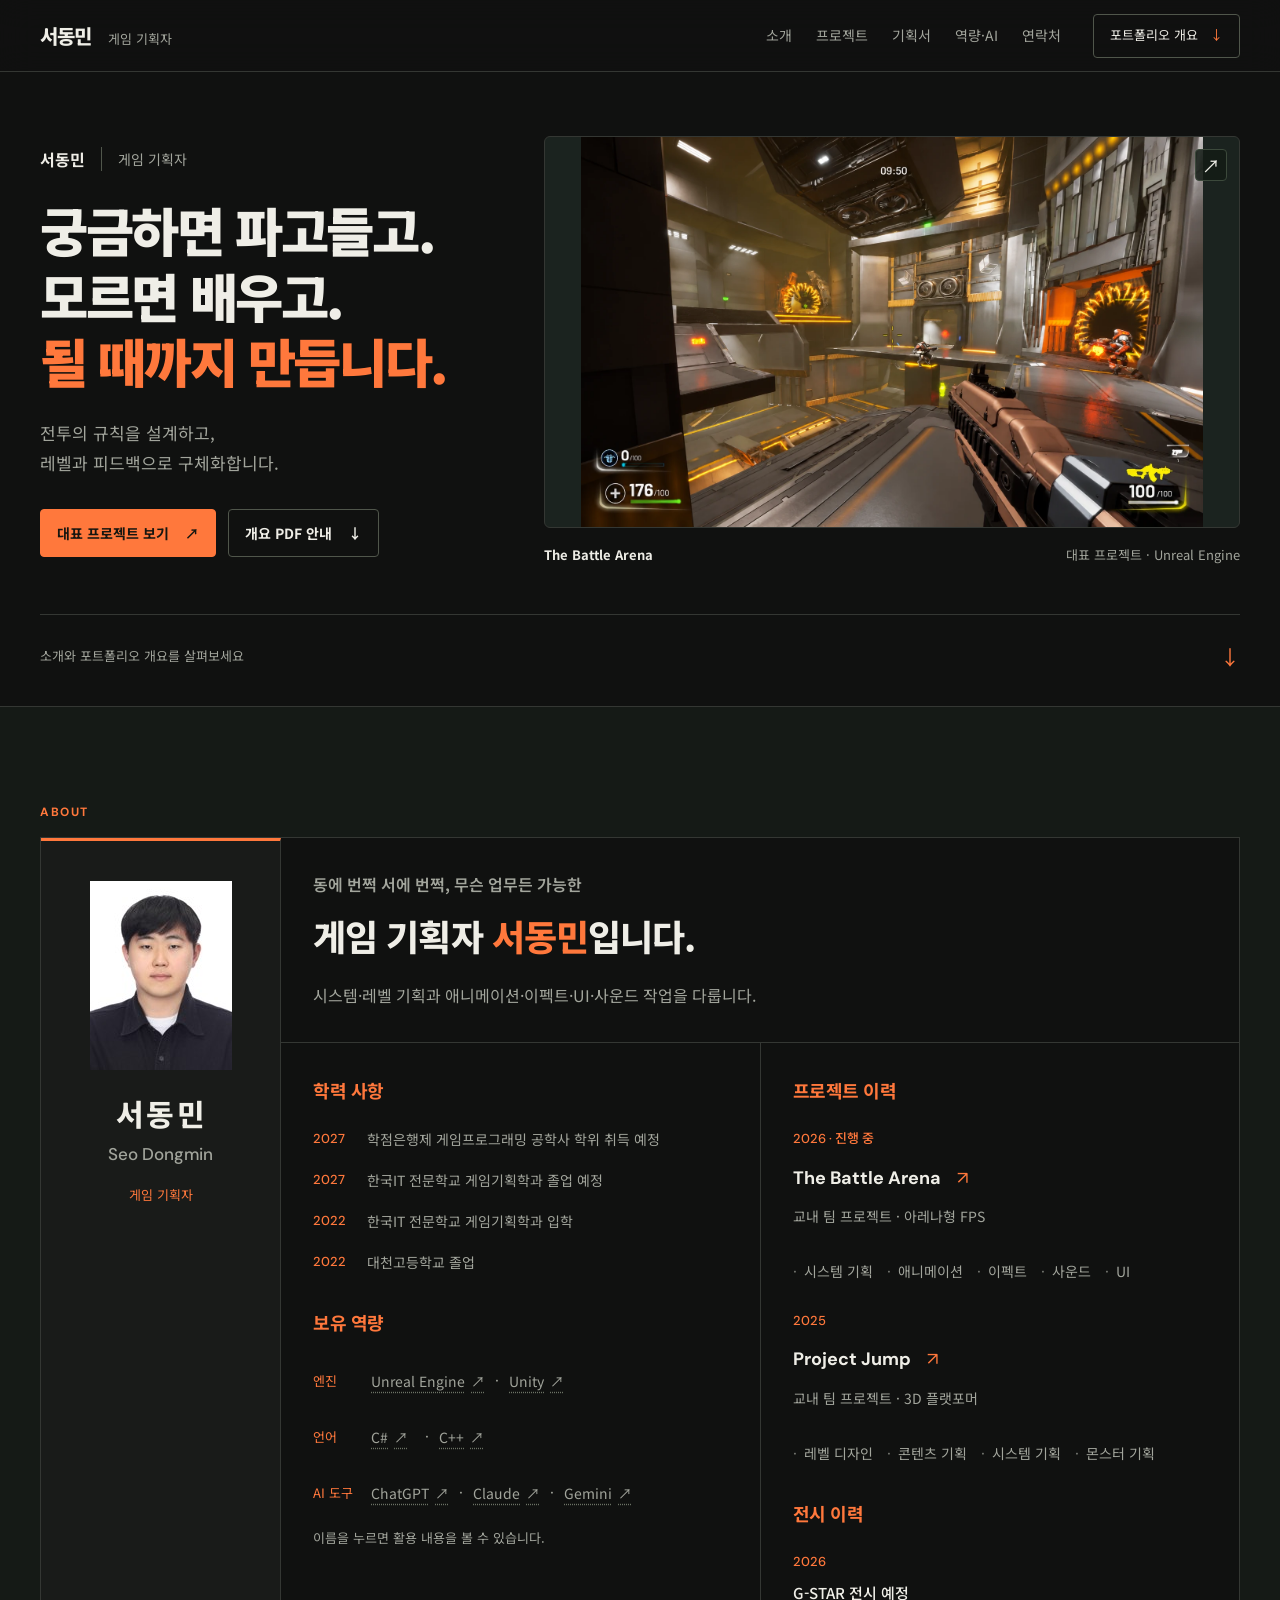
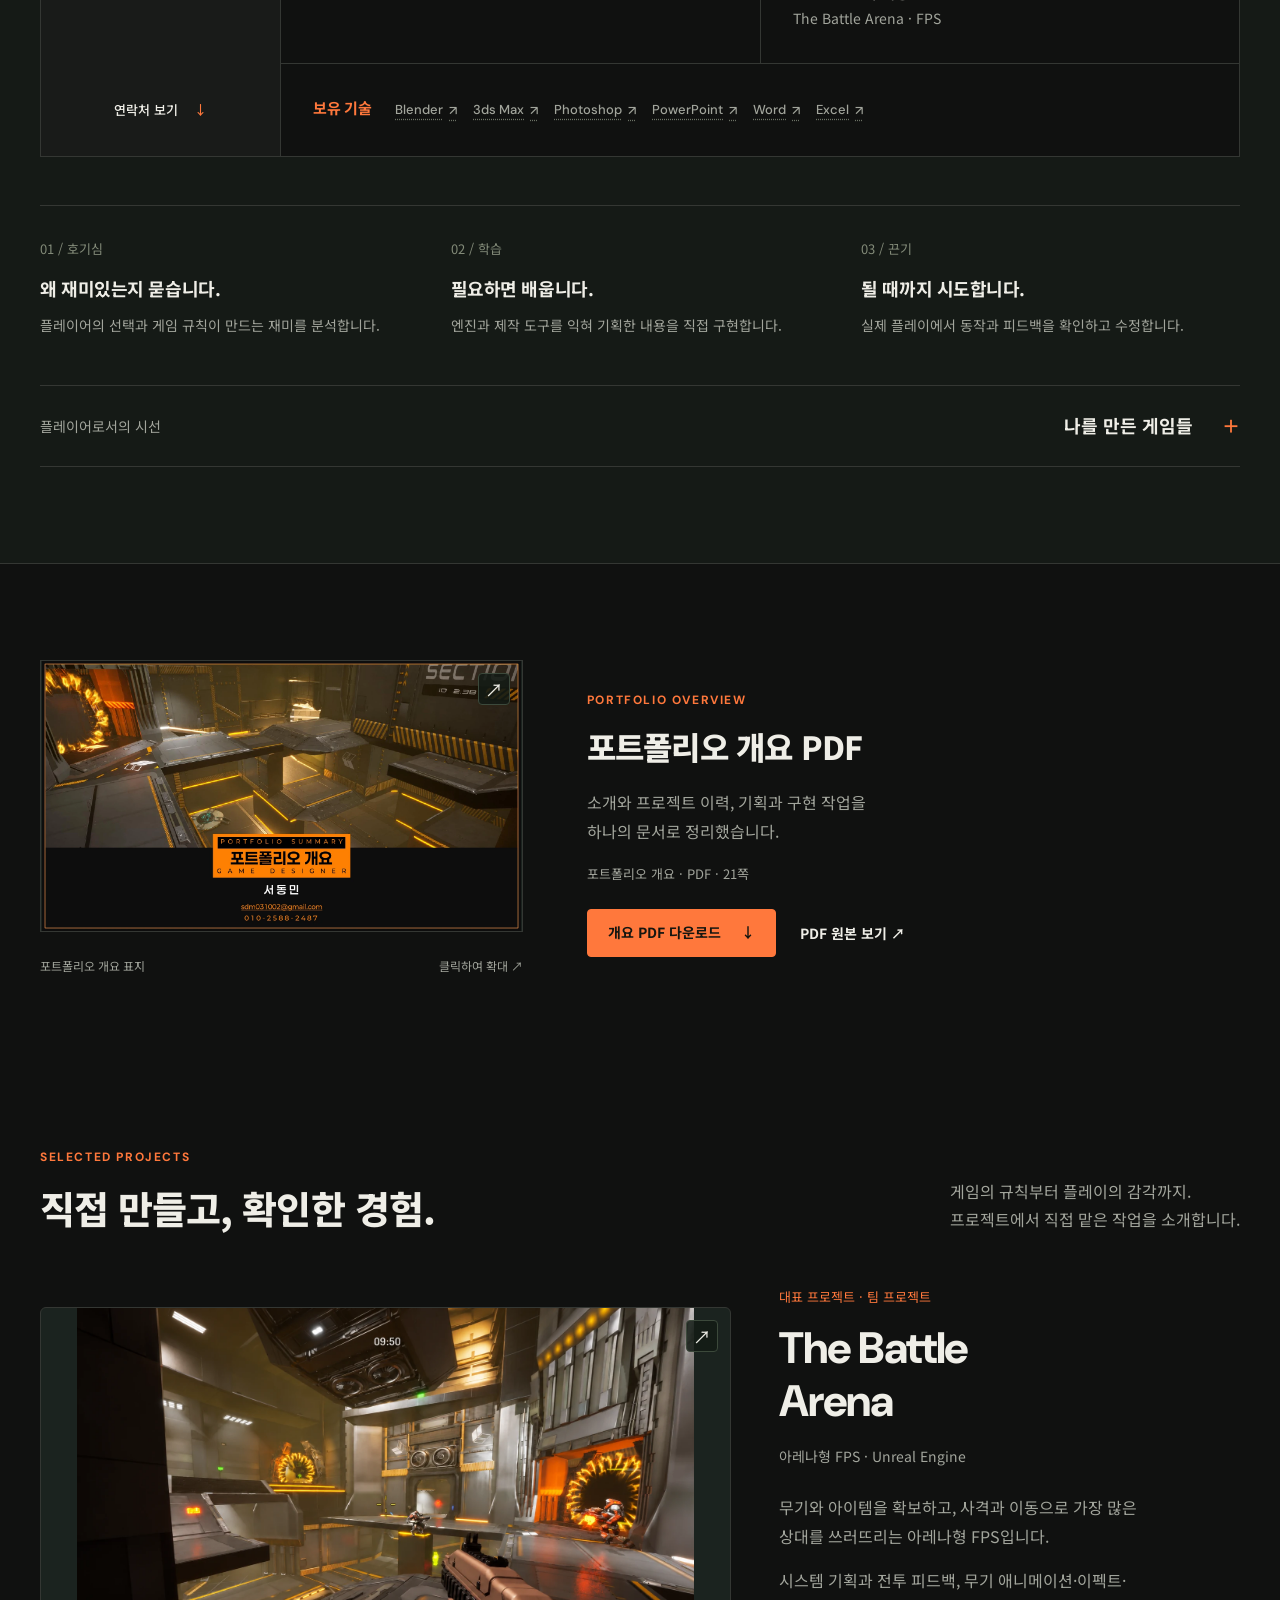
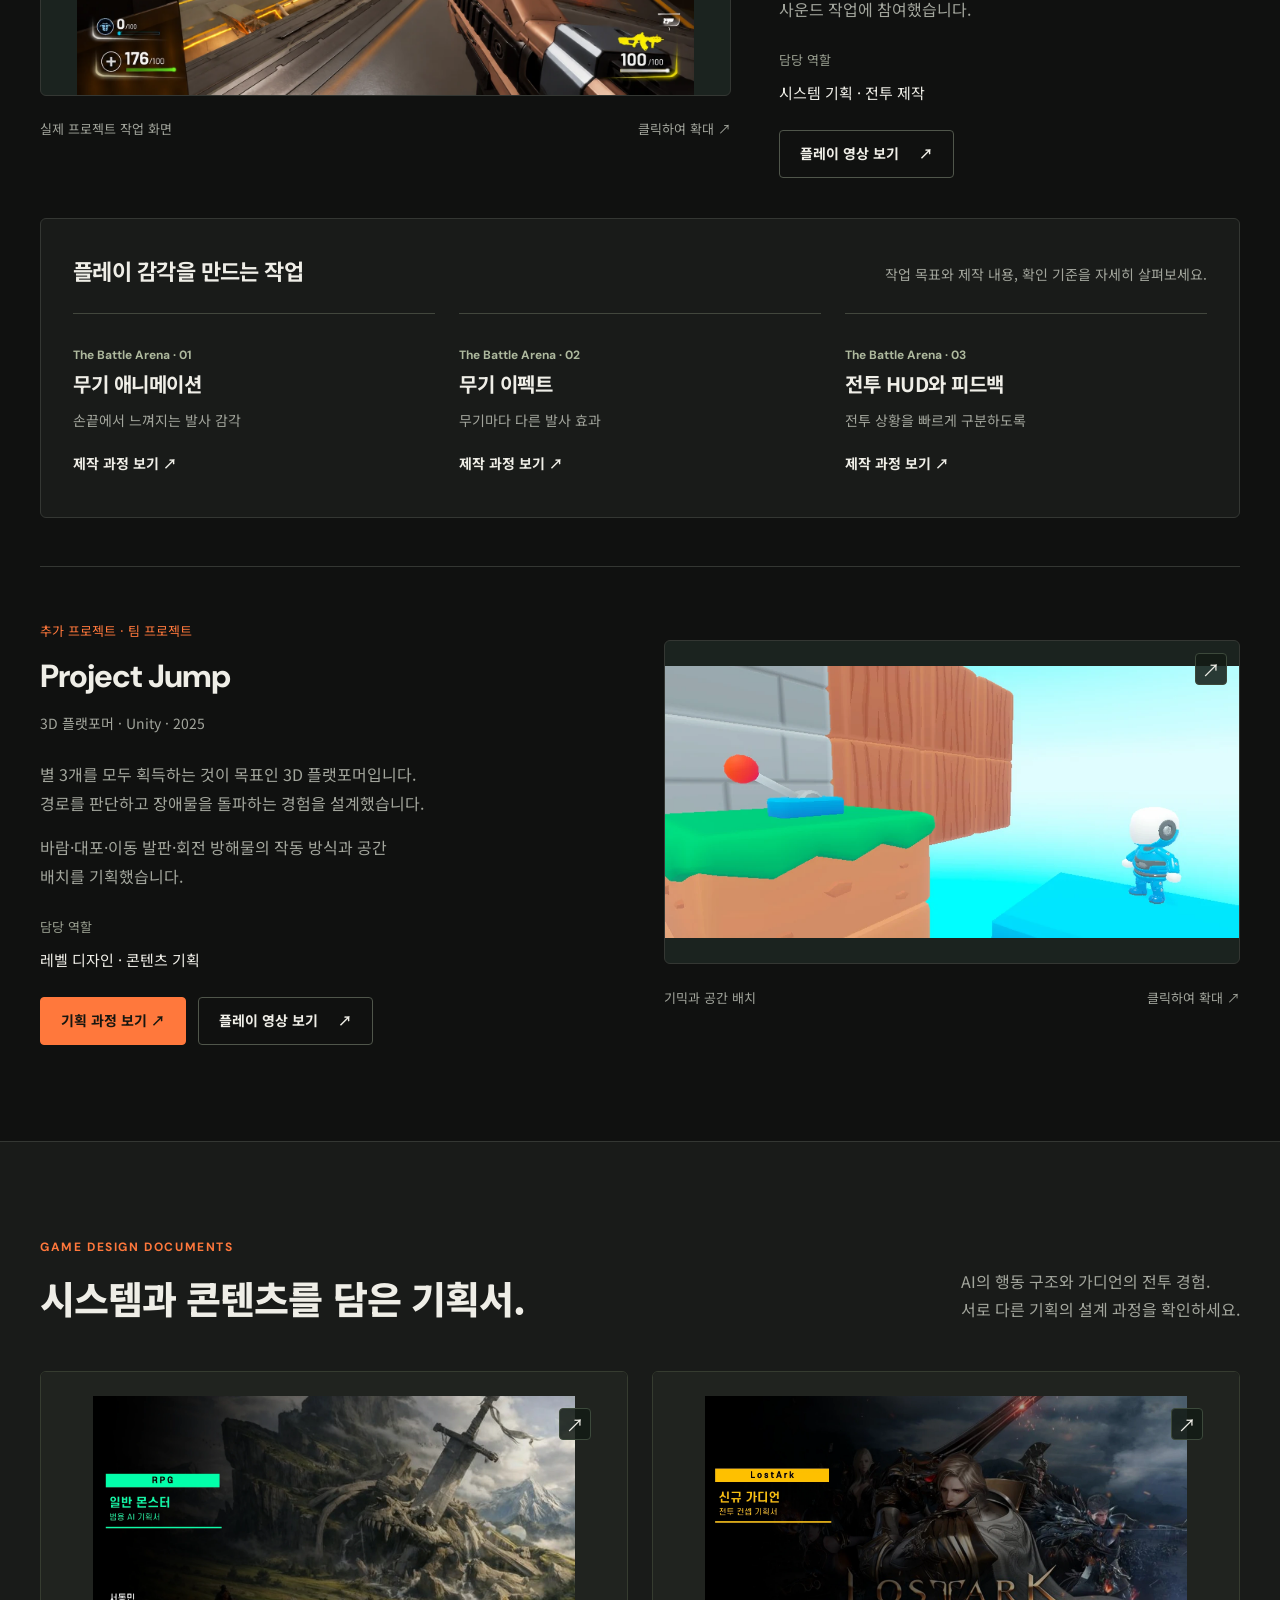
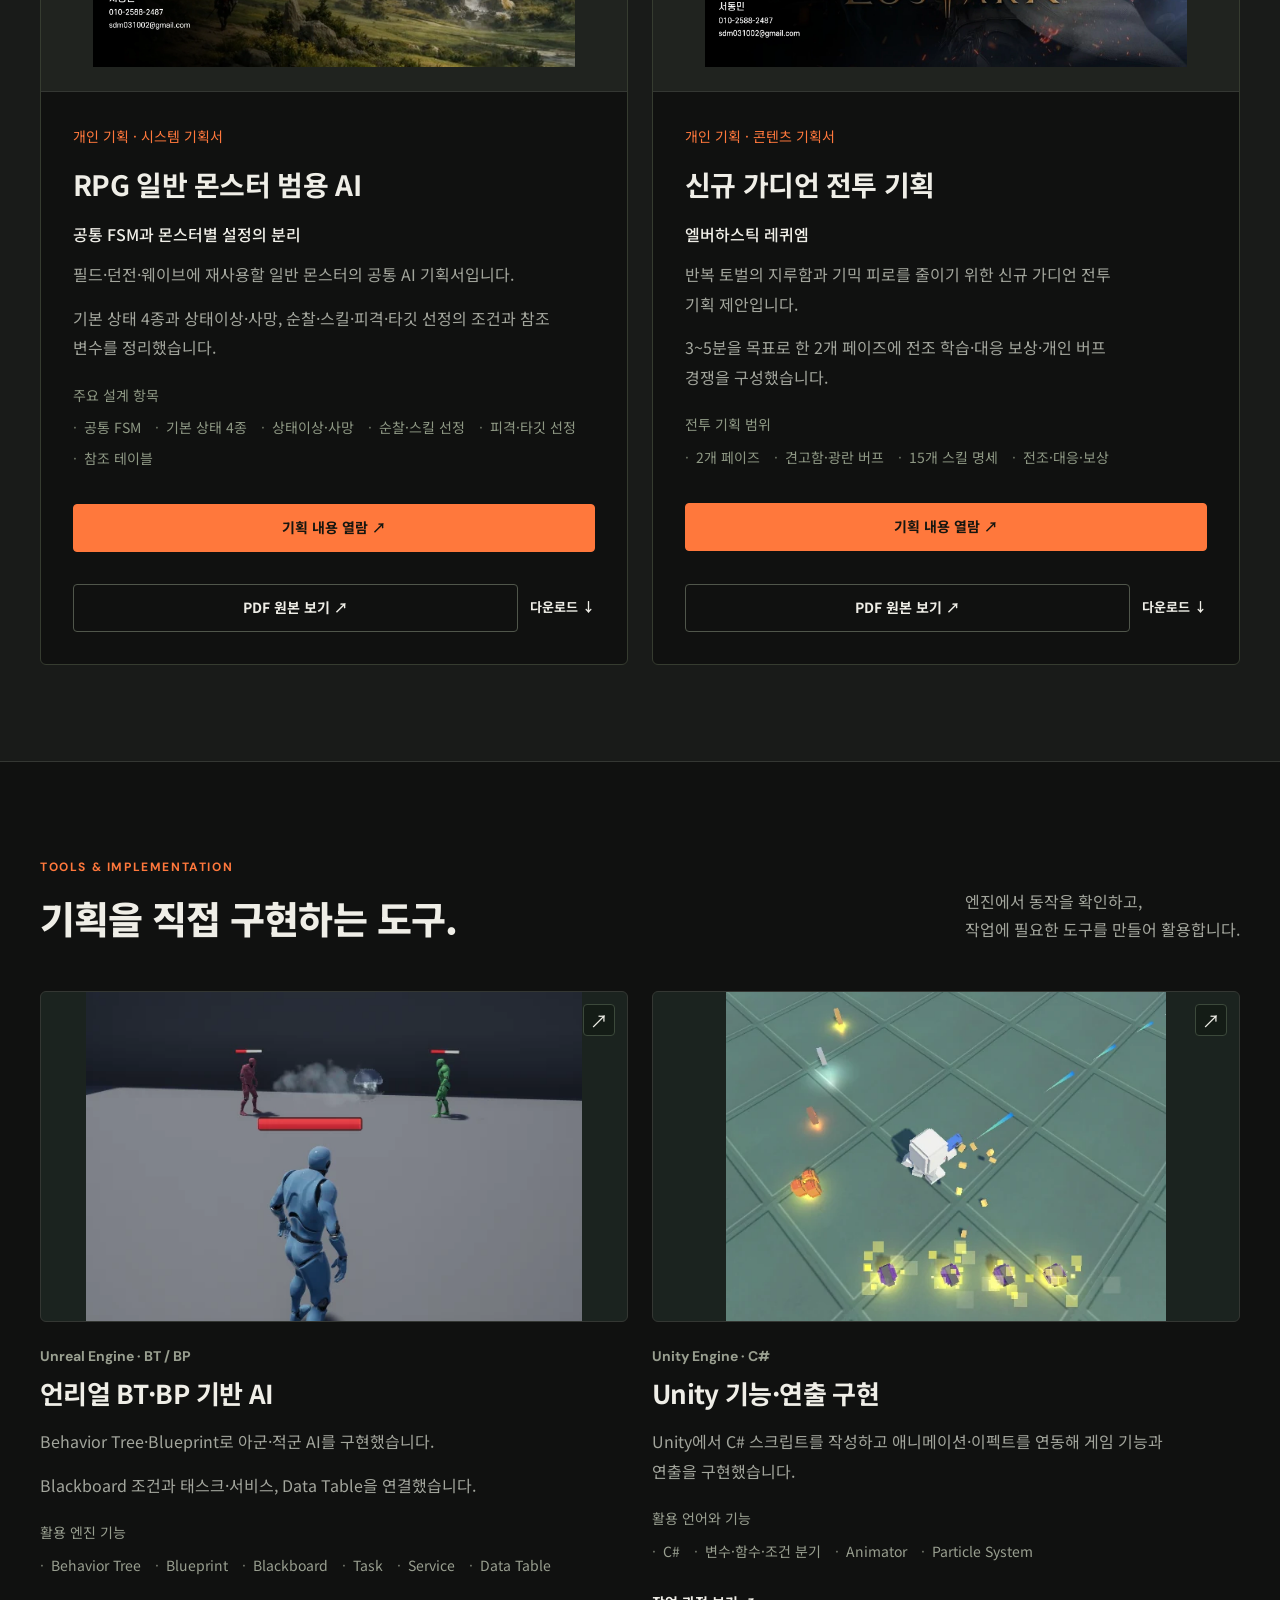
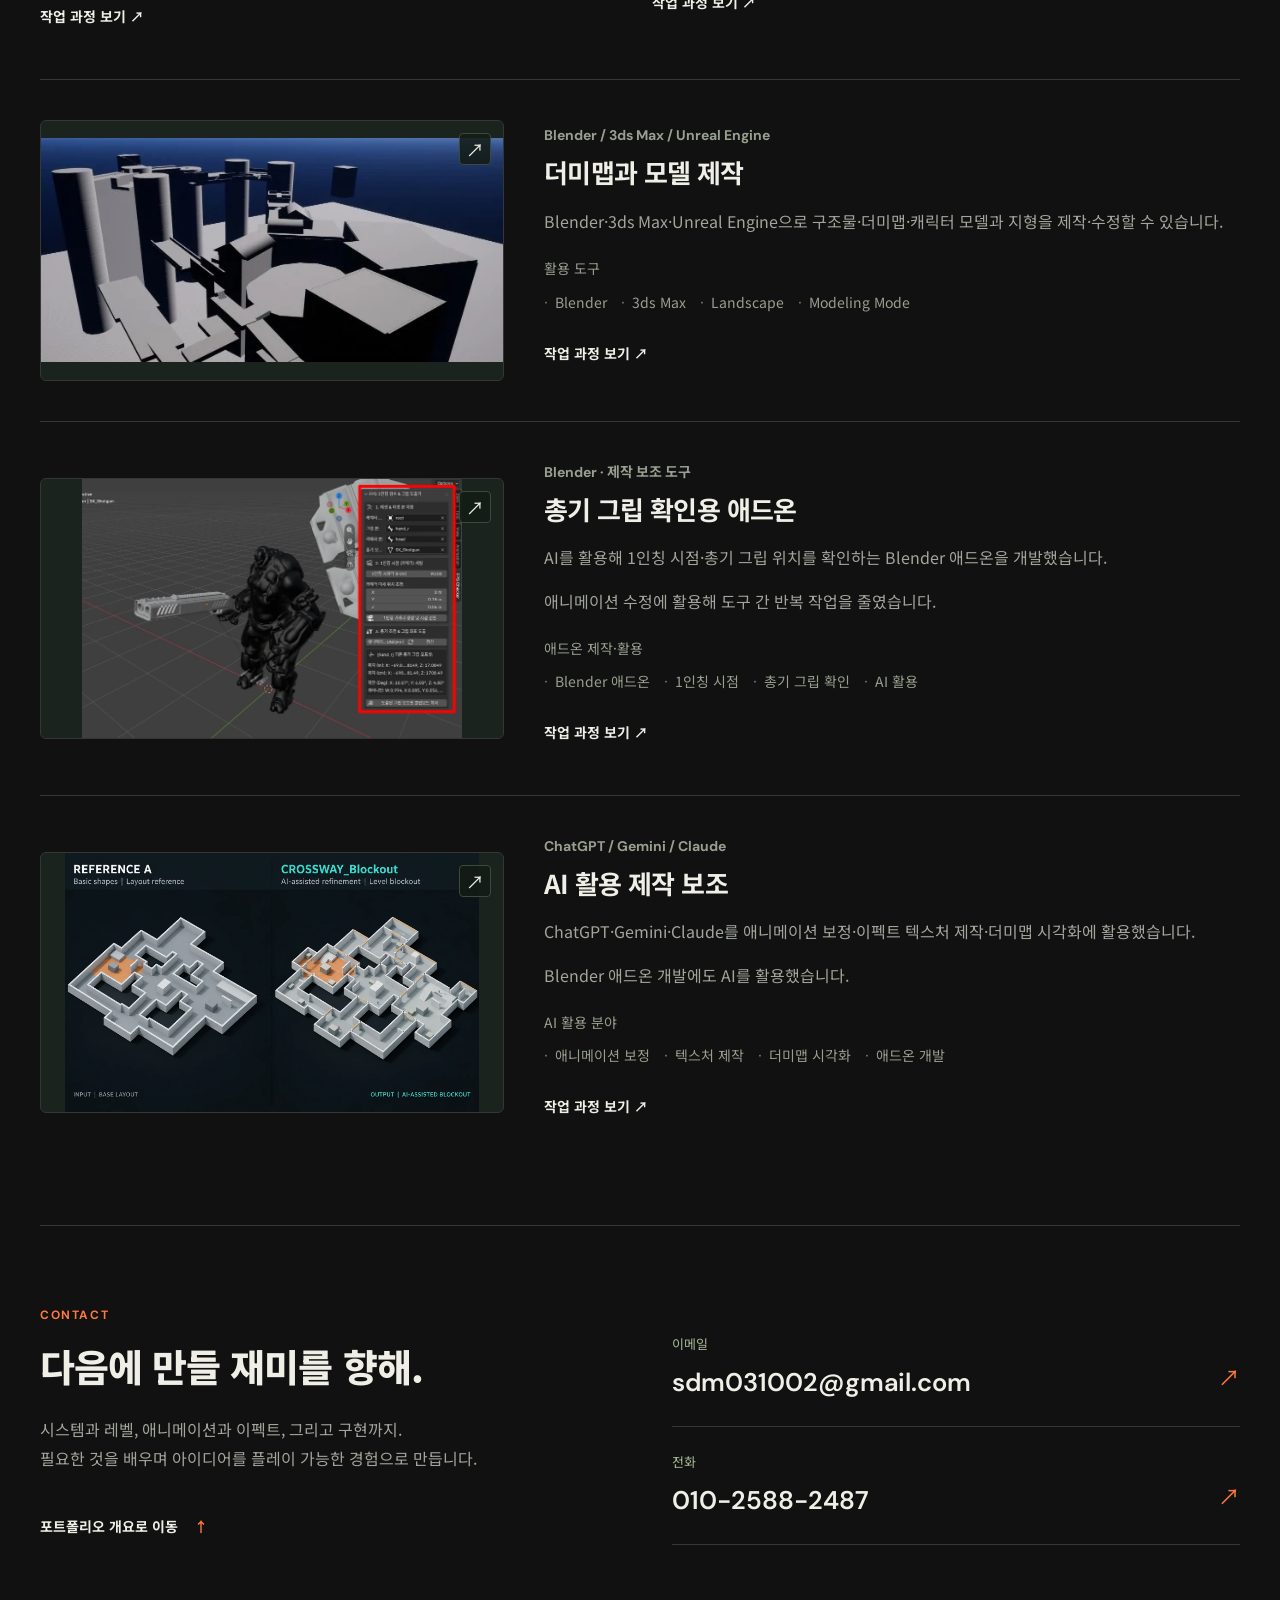
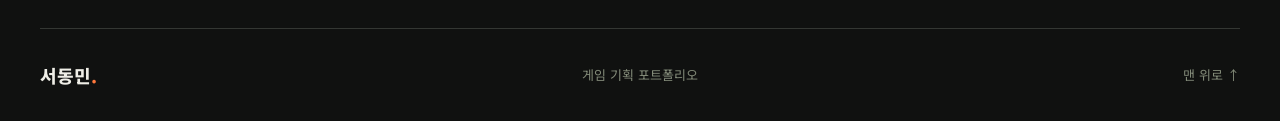
<file: index.html>
<!doctype html>
<html lang="ko">
<head>
  <meta charset="utf-8">
  <meta name="viewport" content="width=device-width, initial-scale=1">
  <meta name="theme-color" content="#101110">
  <meta name="description" content="게임 기획자 서동민의 포트폴리오. The Battle Arena, Project Jump, 시스템·콘텐츠 기획서와 엔진 구현 작업을 소개합니다.">
  <title>서동민 — 게임 기획 포트폴리오</title>
  <link rel="icon" href="assets/favicon.svg" type="image/svg+xml">
  <link rel="preconnect" href="https://fonts.googleapis.com">
  <link rel="preconnect" href="https://fonts.gstatic.com" crossorigin>
  <link href="https://fonts.googleapis.com/css2?family=DM+Sans:wght@500;600;700;800&amp;family=Noto+Sans+KR:wght@400;500;600;700;800;900&amp;display=swap" rel="stylesheet">
  <link rel="stylesheet" href="styles.css?v=20261022-recheck-3">
  <script src="content.js?v=20261022-recheck-3" defer></script>
  <script src="assets.js?v=20261022-recheck-3" defer></script>
  <script src="portfolio.js?v=20261022-recheck-3" defer></script>
</head>
<body>
  <a class="skip-link" href="#main-content">본문으로 건너뛰기</a>
  <div class="scroll-progress" aria-hidden="true"><span></span></div>
  <header class="site-header">
    <nav class="wrap" aria-label="주요 메뉴">
      <a class="brand" href="#home" aria-label="서동민 포트폴리오 첫 화면"><span class="brand-name">서동민</span><span class="brand-role">게임 기획자</span></a>
      <div class="links" id="site-nav"><a href="#about">소개</a><a href="#projects">프로젝트</a><a href="#documents">기획서</a><a href="#skills">역량·AI</a><a href="#contact">연락처</a></div>
      <a class="header-download" id="header-download" href="#portfolio-overview" data-overview-link hidden>포트폴리오 개요 <span aria-hidden="true">↓</span></a>
      <button class="menu-toggle" type="button" aria-label="메뉴" aria-controls="site-nav" aria-expanded="false"><span></span><span></span></button>
    </nav>
  </header>
  <main id="main-content">
    <section class="hero wrap" id="home" aria-labelledby="hero-title">
      <div class="hero-copy">
        <p class="hero-nameplate">서동민 <span>게임 기획자</span></p>
        <h1 id="hero-title">궁금하면 파고들고.<br> 모르면 배우고.<br> <em>될 때까지 만듭니다.</em></h1>
        <p class="hero-intro">전투의 규칙을 설계하고,<br> 레벨과 피드백으로 구체화합니다.</p>
        <div class="actions"><a class="btn primary" href="#battle-arena">대표 프로젝트 보기 <span aria-hidden="true">↗</span></a><a class="btn" id="hero-download" href="#portfolio-overview" data-overview-link hidden>개요 PDF 안내 <span aria-hidden="true">↓</span></a></div>
      </div>
      <figure class="hero-figure"><div class="media-frame" id="hero-media"></div><figcaption><span>The Battle Arena</span><span>대표 프로젝트 · Unreal Engine</span></figcaption></figure>
      <a class="hero-next" href="#about"><span>소개와 포트폴리오 개요를 살펴보세요</span><span aria-hidden="true">↓</span></a>
    </section>

    <section class="about-section section" id="about" aria-labelledby="about-title">
      <div class="wrap">
        <p class="eyebrow">ABOUT</p>
        <div class="profile-board">
          <aside class="profile-identity" id="profile-identity" aria-label="프로필"></aside>
          <div class="profile-main">
            <div class="profile-heading"><p class="profile-kicker" id="profile-kicker"></p><h2 id="about-title">게임 기획자 <br> <em>서동민</em>입니다.</h2><div id="profile-summary"></div></div>
            <div class="profile-facts" id="profile-facts"></div>
            <div class="profile-tools" id="profile-tools"></div>
          </div>
        </div>
        <div class="principles" id="principles"></div>
        <details class="play-history"><summary><span>플레이어로서의 시선</span><span>나를 만든 게임들 <b aria-hidden="true">＋</b></span></summary><div class="play-history-body"><div class="history-intro prose"><p>FPS·RPG·전략 게임을 플레이하며, 규칙이 선택과 재미에 미치는 영향을 분석했습니다.</p><p>그 경험을 바탕으로 프로젝트에서 전달할 재미를 정하고 시스템·UI·전투 피드백을 설계했습니다.</p></div><div class="gamegrid" id="gamegrid"></div></div></details>
      </div>
    </section>

    <section class="overview-section section wrap" id="portfolio-overview" aria-labelledby="overview-title">
      <figure class="overview-figure"><div class="media-frame" id="overview-preview"></div><figcaption>포트폴리오 개요 표지 <button type="button" class="caption-expand" data-media-caption aria-haspopup="dialog" aria-controls="image-modal">클릭하여 확대 ↗</button></figcaption></figure>
      <div class="overview-copy"><p class="eyebrow">PORTFOLIO OVERVIEW</p><h2 id="overview-title" tabindex="-1">포트폴리오 개요 PDF</h2><p>소개와 프로젝트 이력, 기획과 구현 작업을<br> 하나의 문서로 정리했습니다.</p><p class="overview-file-meta" id="overview-file-meta"></p><div class="overview-actions" id="overview-actions"></div></div>
    </section>

    <section class="projects-section section" id="projects" aria-labelledby="projects-title">
      <div class="wrap">
        <div class="section-heading"><div><p class="eyebrow">SELECTED PROJECTS</p><h2 id="projects-title">직접 만들고, 확인한 경험.</h2></div><p class="section-intro">게임의 규칙부터 플레이의 감각까지.<br> 프로젝트에서 직접 맡은 작업을 소개합니다.</p></div>
        <article class="featured-project" id="battle-arena" aria-labelledby="battle-title">
          <div class="featured-layout">
            <figure class="project-figure"><div class="media-frame" id="featured-media"></div><figcaption>실제 프로젝트 작업 화면 <button type="button" class="caption-expand" data-media-caption aria-haspopup="dialog" aria-controls="image-modal">클릭하여 확대 ↗</button></figcaption></figure>
            <div class="project-copy"><span class="tag">대표 프로젝트 · 팀 프로젝트</span><h3 id="battle-title">The Battle<br class="desktop-break"> Arena</h3><p class="project-type">아레나형 FPS · Unreal Engine</p><div class="prose"><p>무기와 아이템을 확보하고, 사격과 이동으로 가장 많은 상대를 쓰러뜨리는 아레나형 FPS입니다.</p><p>시스템 기획과 전투 피드백, 무기 애니메이션·이펙트·사운드 작업에 참여했습니다.</p></div><dl class="role-list"><div><dt>담당 역할</dt><dd>시스템 기획 · 전투 제작</dd></div></dl><div class="actions" id="battle-actions"></div></div>
          </div>
          <div class="contribution-block" id="battle-contributions"><div class="subsection-heading"><h4>플레이 감각을 만드는 작업</h4><p>작업 목표와 제작 내용, 확인 기준을 자세히 살펴보세요.</p></div><div class="task-grid" id="battle-tasks"></div></div>
        </article>
        <article class="secondary-project" id="project-jump" aria-labelledby="jump-title">
          <div class="project-copy"><span class="tag">추가 프로젝트 · 팀 프로젝트</span><h3 id="jump-title">Project Jump</h3><p class="project-type">3D 플랫포머 · Unity · 2025</p><div class="prose"><p>별 3개를 모두 획득하는 것이 목표인 3D 플랫포머입니다. 경로를 판단하고 장애물을 돌파하는 경험을 설계했습니다.</p><p>바람·대포·이동 발판·회전 방해물의 작동 방식과 공간 배치를 기획했습니다.</p></div><dl class="role-list"><div><dt>담당 역할</dt><dd>레벨 디자인 · 콘텐츠 기획</dd></div></dl><div class="actions" id="jump-actions"></div></div>
          <figure class="project-figure"><div class="media-frame" id="jump-media"></div><figcaption>기믹과 공간 배치 <button type="button" class="caption-expand" data-media-caption aria-haspopup="dialog" aria-controls="image-modal">클릭하여 확대 ↗</button></figcaption></figure>
        </article>
      </div>
    </section>

    <section class="documents-section section" id="documents" aria-labelledby="documents-title"><div class="wrap"><div class="section-heading"><div><p class="eyebrow">GAME DESIGN DOCUMENTS</p><h2 id="documents-title">시스템과 콘텐츠를 담은 기획서.</h2></div><p class="section-intro">AI의 행동 구조와 가디언의 전투 경험.<br> 서로 다른 기획의 설계 과정을 확인하세요.</p></div><div class="document-grid" id="document-grid"></div></div></section>

    <section class="skills-section section wrap" id="skills" aria-labelledby="skills-title"><div class="section-heading"><div><p class="eyebrow">TOOLS & IMPLEMENTATION</p><h2 id="skills-title">기획을 직접 구현하는 도구.</h2></div><p class="section-intro">엔진에서 동작을 확인하고,<br> 작업에 필요한 도구를 만들어 활용합니다.</p></div><div class="skills-grid" id="skills-grid"></div></section>

    <section class="contact-section section wrap" id="contact" aria-labelledby="contact-title"><div class="contact-layout"><div><p class="eyebrow">CONTACT</p><h2 id="contact-title">다음에 만들 재미를 향해.</h2><p>시스템과 레벨, 애니메이션과 이펙트, 그리고 구현까지.<br> 필요한 것을 배우며 아이디어를 플레이 가능한 경험으로 만듭니다.</p><a class="text-link" id="footer-download" href="#portfolio-overview" data-overview-link hidden>포트폴리오 개요로 이동 <span aria-hidden="true">↑</span></a></div><div class="contact-links" id="contact-links"></div></div></section>
  </main>
  <footer class="wrap"><a href="#home" class="footer-name">서동민<span>.</span></a><p>게임 기획 포트폴리오</p><a href="#home">맨 위로 ↑</a></footer>

  <dialog id="modal" aria-labelledby="modal-title"><div class="modal-shell"><div class="modal-bar"><h2 id="modal-title" tabindex="-1">작업 상세</h2><button class="modal-close" type="button" aria-label="작업 상세 닫기">닫기 <span aria-hidden="true">×</span></button></div><div id="modal-body" class="modal-body"></div></div></dialog>
  <dialog id="image-modal" aria-labelledby="image-title"><div class="modal-bar"><h2 id="image-title">작업 이미지</h2><button class="image-close" type="button" aria-label="이미지 닫기">닫기 <span aria-hidden="true">×</span></button></div><div class="image-tools"><button type="button" class="text-link" id="image-zoom" aria-pressed="false" aria-controls="lightbox-stage">원본 크기로 확대 ↗</button><span id="image-zoom-hint">작은 글자까지 확인하세요.</span></div><div class="lightbox-content"><div class="lightbox-stage" id="lightbox-stage" tabindex="0" role="region" aria-label="이미지 보기 영역"><img id="lightbox-image" alt=""></div><a id="image-original" class="text-link" target="_blank" rel="noopener noreferrer">원본 파일 열기 ↗</a></div></dialog>
</body>
</html>
</file>
<file: styles.css>
:root {
  color-scheme: dark;
  --bg: #101110;
  --panel: #191b19;
  --line: #343733;
  --ink: #efeee7;
  --muted: #a2a59c;
  --accent: #ff783c;
  --font: 'Noto Sans KR', 'Malgun Gothic', sans-serif;
  --head: 'DM Sans', 'Noto Sans KR', sans-serif;
  --width: 1240px;
}
* { box-sizing: border-box; }
html { scroll-behavior: smooth; scroll-padding-top: 96px; }
body { margin: 0; background: var(--bg); color: var(--ink); font-family: var(--font); font-size: 16px; line-height: 1.75; -webkit-font-smoothing: antialiased; }
body.modal-open { overflow: hidden; }
h1, h2, h3, h4, p, figure, dl, dd { margin: 0; }
p, dd, li { word-break: keep-all; overflow-wrap: break-word; }
button, a { overflow-wrap: anywhere; }
button { font: inherit; cursor: pointer; }
button, a, summary { -webkit-tap-highlight-color: transparent; }
a { color: inherit; text-decoration: none; }
img, video { display: block; width: 100%; max-width: 100%; }
img { height: auto; }
button { border-radius: 4px; }
[hidden] { display: none !important; }
::selection { color: var(--bg); background: var(--accent); }
:focus-visible { outline: 2px solid var(--accent); outline-offset: 5px; }
.wrap { width: min(var(--width), calc(100% - 80px)); margin-inline: auto; }
.section { padding-block: 96px; }
.skip-link { position: fixed; top: -100px; left: 16px; z-index: 500; padding: 8px 16px; background: var(--accent); color: var(--bg); }
.skip-link:focus { top: 8px; }
.scroll-progress { position: fixed; inset: 0 0 auto; height: 2px; z-index: 200; pointer-events: none; }
.scroll-progress span { display: block; width: 100%; height: 100%; background: var(--accent); transform: scaleX(0); transform-origin: left; }
.site-header { position: sticky; top: 0; z-index: 100; height: 72px; background: #101110ef; border-bottom: 1px solid var(--line); backdrop-filter: blur(16px); }
nav.wrap { display: flex; align-items: center; gap: 32px; height: 100%; }
.brand { display: flex; align-items: baseline; gap: 16px; flex-shrink: 0; }
.brand-name { font-weight: 800; font-size: 20px; letter-spacing: -.8px; }
.brand-role { color: var(--muted); font-size: 13px; }
nav .links { margin-left: auto; display: flex; gap: 24px; }
nav .links a { display: inline-flex; align-items: center; min-height: 44px; font-size: 14px; color: var(--muted); white-space: nowrap; transition: color .18s; }
nav .links a:hover, nav .links a.active { color: var(--accent); }
.header-download { display: inline-flex; min-height: 44px; gap: 12px; align-items: center; color: var(--ink); border: 1px solid #50564b; border-radius: 4px; padding: 8px 16px; font-size: 13px; white-space: nowrap; }
.header-download:hover { border-color: var(--accent); }
.header-download span { color: var(--accent); }
.menu-toggle { display: none; }
.eyebrow { color: var(--accent); font: 700 12px/1.5 var(--head); letter-spacing: 1.6px; margin-bottom: 16px; }
h1, h2, h3, h4 { word-break: keep-all; overflow-wrap: break-word; letter-spacing: -.025em; text-wrap: balance; }
h2 { font-size: 38px; line-height: 1.35; font-weight: 800; }
.prose { line-height: 1.85; word-break: keep-all; overflow-wrap: break-word; }
.prose > p { font-size: inherit; line-height: inherit; color: inherit; text-wrap: pretty; }
.prose > p + p { margin-top: 14px; }
.work-subtitle { word-break: keep-all; overflow-wrap: break-word; }
.role-items { display: flex; flex-wrap: wrap; align-items: baseline; gap: 6px 14px; margin: 0; padding: 0; list-style: none; }
.role-items > li { position: relative; flex: 0 1 auto; max-width: 100%; min-width: 0; padding-left: 11px; font-size: inherit; line-height: 1.8; word-break: keep-all; overflow-wrap: break-word; }
.role-items > li::before { content: '·'; position: absolute; left: 0; color: currentColor; opacity: .7; }
.section-heading { display: flex; align-items: flex-end; justify-content: space-between; gap: 32px; margin-bottom: 48px; }
.section-intro { max-width: 430px; color: var(--muted); font-size: 16px; line-height: 1.75; word-break: keep-all; }
.actions { display: flex; flex-wrap: wrap; align-items: center; gap: 12px; }
.btn { display: inline-flex; align-items: center; justify-content: center; gap: 20px; min-height: 48px; max-width: 100%; padding: 12px 20px; background: transparent; color: var(--ink); border: 1px solid #50564b; border-radius: 4px; font-size: 14px; font-weight: 700; line-height: 1.5; text-align: center; transition: background .18s, border-color .18s, transform .18s; }
.btn.primary { background: var(--accent); color: #161610; border-color: var(--accent); }
.btn:hover { transform: translateY(-2px); border-color: var(--accent); background: #2a3025; }
.btn.primary:hover { background: #f9a35b; }
.text-link { display: inline-flex; align-items: center; gap: 16px; min-height: 44px; padding: 8px 0; background: none; color: var(--ink); border: 0; border-radius: 0; font-size: 14px; font-weight: 700; }
.text-link span, .text-link:hover { color: var(--accent); }

/* The opening gives the actual project more room than the introduction. */
.hero { display: grid; grid-template-columns: minmax(0, .8fr) minmax(0, 1.2fr); gap: 40px; align-items: center; padding-top: 64px; padding-bottom: 32px; }
.hero-copy { min-width: 0; }
.hero-nameplate { display: flex; align-items: center; gap: 16px; font-size: 16px; font-weight: 700; margin-bottom: 24px; }
.hero-nameplate span { color: var(--muted); font-size: 14px; font-weight: 400; padding-left: 16px; border-left: 1px solid #50564b; }
.hero h1 { font-size: clamp(44px, 4.1vw, 60px); line-height: 1.25; font-weight: 900; letter-spacing: -.045em; }
.hero h1 em { color: var(--accent); font-style: normal; }
.hero-intro { max-width: 400px; margin-top: 24px; color: var(--muted); font-size: 17px; line-height: 1.75; }
.hero .actions { margin-top: 32px; gap: 12px; }
.hero .btn { padding-inline: 16px; gap: 16px; }
.hero-figure { min-width: 0; }
.hero-figure figcaption { display: flex; justify-content: space-between; flex-wrap: wrap; gap: 8px 16px; margin-top: 16px; font-size: 13px; color: var(--muted); }
.hero-figure figcaption > span:first-child { color: var(--ink); font-weight: 700; }
.hero-next { grid-column: 1 / -1; display: flex; align-items: center; justify-content: space-between; gap: 16px; padding: 24px 0 0; margin-top: 8px; border-top: 1px solid var(--line); font-size: 13px; color: var(--muted); }
.hero-next > span:last-child { color: var(--accent); font-size: 20px; }

/* Media keeps its own color and complete frame. */
.media-frame { position: relative; width: 100%; aspect-ratio: 16 / 9; overflow: hidden; background: #1b231f; border: 1px solid var(--line); border-radius: 6px; }
.media-trigger { position: relative; display: block; width: 100%; height: auto; padding: 0; border: 0; border-radius: 0; background: transparent; text-align: left; color: var(--ink); cursor: zoom-in; }
.media-frame > .media-trigger { height: 100%; }
.media-image { width: 100%; height: 100%; object-fit: contain; }
.media-trigger img { width: 100%; height: 100%; object-fit: contain; }
.media-expand { position: absolute; right: 12px; top: 12px; display: grid; place-items: center; width: 32px; height: 32px; border-radius: 4px; background: #131b15dc; border: 1px solid #3c493b; color: #efeee7; font-size: 18px; line-height: 1; pointer-events: none; }
.media-trigger:hover .media-expand { border-color: var(--accent); color: var(--accent); }
.project-figure figcaption { display: flex; flex-wrap: wrap; justify-content: space-between; gap: 8px; margin-top: 12px; color: var(--muted); font-size: 13px; }
.project-figure figcaption span { color: #999f90; }
.caption-expand { display: inline-flex; align-items: center; min-height: 44px; padding: 0; border: 0; background: transparent; color: inherit; font: inherit; cursor: pointer; }
.caption-expand:hover, .caption-expand:focus-visible { color: var(--accent); }
.project-figure figcaption, .overview-figure figcaption { align-items: center; }
.tag { display: inline-block; margin-bottom: 16px; font-size: 13px; line-height: 1.5; color: var(--accent); }
.projects-section { padding-top: 64px; }
.featured-project { padding-bottom: 48px; }
.featured-layout { display: grid; grid-template-columns: minmax(0, 1.2fr) minmax(0, .8fr); gap: 48px; align-items: center; }
.project-copy { min-width: 0; }
.project-copy h3 { font: 800 44px/1.2 var(--head); letter-spacing: -.03em; margin-bottom: 16px; }
.project-type { color: var(--muted); font-size: 14px !important; margin-bottom: 24px; }
.project-copy > p:not(.project-type), .project-copy > .prose { color: var(--muted); font-size: 16px; line-height: 1.85; max-width: 42ch; word-break: keep-all; }
.role-list { margin-top: 24px; }
.role-list > div { display: grid; gap: 8px; }
.role-list dt { color: #999f90; font-size: 13px; }
.role-list dd { font-size: 15px; color: var(--ink); }
.project-copy > .text-link, .project-copy > .actions { margin-top: 24px; }
.subsection-heading { display: flex; justify-content: space-between; align-items: baseline; flex-wrap: wrap; gap: 16px; margin-bottom: 24px; }
.subsection-heading h4 { font-size: 22px; font-weight: 700; }
.subsection-heading p { color: var(--muted); font-size: 14px; }
.contribution-block { padding: 32px; background: var(--panel); margin-top: 40px; border: 1px solid var(--line); border-radius: 6px; }
.task-grid { display: grid; grid-template-columns: repeat(3, minmax(0, 1fr)); gap: 24px; }
.task-item { display: flex; flex-direction: column; align-items: flex-start; gap: 8px; padding-top: 24px; border-top: 1px solid #42473d; min-width: 0; }
.task-copy .eyebrow { font-size: 12px; letter-spacing: 0; margin-bottom: 8px; color: #aeb99e; }
.task-copy h4 { font-size: 20px; margin-bottom: 8px; }
.task-copy p { font-size: 14px; color: var(--muted); line-height: 1.7; }
.task-item > button { margin-top: auto; }
.secondary-project { display: grid; grid-template-columns: minmax(0, 1fr) minmax(0, 1fr); align-items: center; gap: 48px; padding-top: 48px; border-top: 1px solid var(--line); }
.secondary-project .project-copy h3 { font-size: 32px; }
.secondary-project .project-copy > p:not(.project-type), .secondary-project .project-copy > .prose { max-width: 46ch; }

/* Documents use readable covers rather than decorative crops. */
.documents-section { background: var(--panel); border-block: 1px solid var(--line); }
.document-grid { display: grid; grid-template-columns: repeat(2, minmax(0, 1fr)); gap: 24px; }
.doc-card { display: flex; flex-direction: column; min-width: 0; background: var(--bg); border: 1px solid #363c30; border-radius: 6px; overflow: hidden; }
.doc-preview { height: 320px; padding: 24px; background: #20231f; border-bottom: 1px solid var(--line); }
.doc-preview .media-trigger { width: 100%; height: 100%; }
.doc-preview img { object-fit: contain; width: 100%; height: 100%; }
.doc-content { display: flex; flex-direction: column; align-items: flex-start; flex: 1; padding: 32px; }
.doc-tag { font-size: 14px; color: var(--accent); margin-bottom: 16px; }
.doc-content h3 { font-size: 28px; line-height: 1.4; margin-bottom: 16px; }
.doc-content > p, .doc-content > .prose { font-size: 16px; line-height: 1.85; color: var(--muted); word-break: keep-all; }
.doc-content > .work-subtitle { font-size: 16px; font-weight: 500; color: var(--ink); margin-bottom: 12px; }
.doc-meta { font-size: 14px; margin-top: 20px; color: #8e9884; }
.doc-meta small { display: block; font-size: 14px; margin-bottom: 8px; }
.doc-meta span { display: block; font-size: 14px; line-height: 1.8; }
.doc-actions { display: flex; flex-wrap: wrap; gap: 12px; width: 100%; padding-top: 32px; margin-top: auto; }
.doc-actions .btn { flex: 1 1 auto; }
.doc-actions .text-link { font-size: 13px; }

/* Two engine studies followed by shorter, wider tool studies. */
.skills-grid { display: grid; grid-template-columns: repeat(2, minmax(0, 1fr)); gap: 40px 24px; }
.skill-item { display: flex; flex-direction: column; min-width: 0; }
.skill-item > figure { width: 100%; aspect-ratio: 16 / 9; overflow: hidden; background: #1b231f; border: 1px solid var(--line); border-radius: 6px; }
.skill-item > figure .media-trigger { height: 100%; }
.skill-item .skill-copy { padding-top: 24px; }
.skill-copy > .eyebrow, .skill-copy > small { display: block; font-size: 14px; color: #999f90; letter-spacing: 0; margin-bottom: 8px; }
.skill-copy h3 { font-size: 26px; line-height: 1.4; margin-bottom: 16px; }
.skill-copy > p, .skill-copy > .prose { font-size: 16px; line-height: 1.85; color: var(--muted); word-break: keep-all; }
.skill-copy .role { font-size: 14px; line-height: 1.8; color: #999f90; margin-top: 20px; }
.skill-copy .role small { display: block; margin-bottom: 8px; font-size: 14px; }
.skill-copy > button, .skill-copy > .actions { margin-top: 16px; }
.skill-item:nth-child(n+3) { grid-column: 1 / -1; display: grid; grid-template-columns: minmax(0, .8fr) minmax(0, 1.2fr); gap: 40px; align-items: center; padding-top: 40px; border-top: 1px solid var(--line); }
.skill-item:nth-child(n+3) .skill-copy { padding-top: 0; }

/* The profile follows the overview document's identity / history / tools layout. */
.about-section { background: #151a16; border-block: 1px solid var(--line); }
.profile-board { display: grid; grid-template-columns: 240px minmax(0, 1fr); border: 1px solid var(--line); background: var(--bg); }
.profile-identity { display: flex; flex-direction: column; justify-content: space-between; align-items: center; gap: 48px; padding: 40px 24px 24px; border-top: 3px solid var(--accent); border-right: 1px solid var(--line); background: var(--panel); text-align: center; }
.profile-portrait { width: 142px; height: 189px; object-fit: contain; margin: 0 auto 24px; background: #fff; }
.profile-person-name { font-size: 30px; font-weight: 800; line-height: 1.3; letter-spacing: .08em; margin-left: .08em; }
.profile-english-name { font: 500 17px/1.6 var(--head); color: var(--muted); margin-top: 8px; }
.profile-person-role { display: inline-block; color: var(--accent); font-size: 13px; margin-top: 16px; }
.profile-contact { font-size: 13px; font-weight: 500; }
.profile-main { min-width: 0; }
.profile-heading { padding: 32px; border-bottom: 1px solid var(--line); }
.profile-kicker { font-size: 16px; font-weight: 600; color: var(--muted); word-break: keep-all; margin-bottom: 12px; }
.profile-heading h2 { font-size: 36px; line-height: 1.4; }
.profile-heading h2 br { display: none; }
.profile-heading h2 em { font-style: normal; color: var(--accent); }
.profile-summary-text { max-width: 65ch; font-size: 16px; line-height: 1.85; word-break: keep-all; color: var(--muted); margin-top: 20px; }
.profile-facts { display: grid; grid-template-columns: repeat(auto-fit, minmax(min(100%, 320px), 1fr)); gap: 1px; background: var(--line); }
.profile-fact-column { min-width: 0; padding: 32px; background: var(--bg); }
.profile-group + .profile-group { margin-top: 32px; }
.profile-group h3, .profile-tools h3 { font-size: 18px; color: var(--accent); margin-bottom: 20px; }
.profile-timeline, .profile-projects { list-style: none; margin: 0; padding: 0; }
.profile-timeline { display: grid; gap: 16px; }
.profile-timeline li { display: grid; grid-template-columns: 42px minmax(0, 1fr); gap: 12px; }
.profile-timeline li > span, .profile-date { color: var(--accent); font: 500 13px/1.8 var(--head); }
.profile-timeline p, .profile-capabilities, .profile-projects p, .profile-exhibition { font-size: 14px; line-height: 1.8; color: var(--muted); word-break: keep-all; }
.profile-capabilities { display: grid; gap: 12px; }
.profile-capabilities > div { display: grid; grid-template-columns: 46px minmax(0, 1fr); gap: 12px; }
.profile-capabilities dt { align-self: center; color: var(--accent); font-size: 13px; }
.capability-list { display: flex; flex-wrap: wrap; align-items: center; gap: 0 10px; padding: 0; margin: 0; list-style: none; }
.capability-list > li { display: inline-flex; align-items: center; gap: 10px; min-width: 0; }
.capability-list > li + li::before { content: '·'; color: var(--muted); }
.capability-button { display: inline-flex; align-items: center; min-width: 44px; min-height: 44px; max-width: 100%; padding: 6px 0; border: 0; background: transparent; color: var(--muted); font: inherit; line-height: 1.6; text-align: left; text-decoration: underline dotted; text-decoration-color: #6c7265; text-underline-offset: 5px; cursor: pointer; transition: color .15s, text-decoration-color .15s; }
.capability-button:hover, .capability-button:focus-visible { color: var(--accent); text-decoration-color: var(--accent); }
.capability-button { gap: 6px; }
.capability-arrow { display: inline-block; flex-shrink: 0; color: inherit; font-size: 1em; line-height: 1; }
.capability-hint { margin-top: 12px; color: var(--muted); font-size: 13px; line-height: 1.7; word-break: keep-all; }
.profile-projects li + li { margin-top: 24px; }
.profile-date { display: block; margin-bottom: 6px; }
.profile-project-name { display: inline-flex; align-items: center; gap: 16px; min-height: 44px; font: 700 18px/1.5 var(--head); margin-bottom: 4px; }
.profile-project-name span { color: var(--accent); font-weight: 400; }
.profile-project-name:hover { color: var(--accent); }
.profile-projects p + p { margin-top: 4px; }
.profile-role-items { margin-top: 6px; font-size: 14px; line-height: 1.8; color: var(--muted); }
.profile-exhibition strong { display: block; font-size: 15px; color: var(--ink); font-weight: 500; }
.profile-tools { display: flex; align-items: baseline; flex-wrap: wrap; gap: 16px 24px; padding: 24px 32px; border-top: 1px solid var(--line); }
.profile-tools h3 { font-size: 15px; margin: 0; }
.profile-tools ul { display: flex; flex-wrap: wrap; gap: 8px 16px; padding: 0; margin: 0; list-style: none; font: 500 13px/1.7 var(--head); color: var(--muted); }
.principles { display: grid; grid-template-columns: repeat(3, minmax(0, 1fr)); gap: 32px; border-top: 1px solid var(--line); padding-top: 32px; margin-top: 48px; }
.principle > span, .principle > small { display: block; color: #838b79; font-size: 13px; margin-bottom: 12px; }
.principle b, .principle h3 { display: block; font-size: 18px; font-weight: 700; margin-bottom: 8px; letter-spacing: -.025em; }
.principle p { font-size: 14px; color: var(--muted); line-height: 1.75; word-break: keep-all; }
.play-history { margin-top: 48px; border-top: 1px solid var(--line); border-bottom: 1px solid var(--line); }
.play-history > summary { display: flex; align-items: center; justify-content: space-between; flex-wrap: wrap; gap: 16px; min-height: 80px; padding: 16px 0; cursor: pointer; list-style: none; }
.play-history > summary::-webkit-details-marker { display: none; }
.play-history > summary > span:first-child { color: var(--muted); font-size: 14px; }
.play-history > summary > span:last-child { font-size: 18px; font-weight: 700; }
.play-history > summary b { color: var(--accent); margin-left: 24px; display: inline-block; }
.play-history[open] > summary b { transform: rotate(45deg); }
.play-history-body { padding: 16px 0 32px; }
.history-intro { font-size: 16px; color: var(--muted); margin-bottom: 24px; max-width: 70ch; }
.gamegrid { display: grid; grid-template-columns: repeat(3, minmax(0, 1fr)); gap: 16px; }
.game { min-width: 0; min-height: 200px; padding: 24px; border: 1px solid var(--line); border-radius: 4px; background: var(--bg); color: var(--ink); text-align: left; transition: border-color .15s; }
.game:hover, .game:focus-visible { border-color: var(--accent); }
.game > small { display: block; font-size: 13px; color: var(--muted); }
.game > strong { display: block; font-size: 22px; line-height: 1.4; margin: 12px 0; }
.game-headline { display: block; font-size: 14px; color: var(--muted); line-height: 1.6; }
.game-action { display: flex; align-items: center; gap: 8px; margin-top: 16px; color: var(--muted); font-size: 13px; line-height: 1.6; }
.game-story { display: grid; gap: 24px; list-style: none; padding: 0; margin: 32px 0 0; }
.game-story > li + li { padding-top: 24px; border-top: 1px solid var(--line); }
.game-story h3 { color: var(--accent); font-size: 16px; line-height: 1.6; }
.game-story p { font-size: 16px; color: var(--muted); line-height: 1.8; margin-top: 8px; word-break: keep-all; }

.overview-section { display: grid; grid-template-columns: minmax(0, .85fr) minmax(0, 1.15fr); gap: 64px; align-items: center; }
.overview-figure { min-width: 0; }
.overview-figure .media-frame { border-radius: 0; }
.overview-figure figcaption { display: flex; justify-content: space-between; flex-wrap: wrap; gap: 8px; margin-top: 12px; font-size: 12px; color: var(--muted); }
.overview-copy { min-width: 0; }
.overview-copy h2 { font-size: 32px; }
.overview-copy > p:not(.eyebrow) { font-size: 16px; line-height: 1.8; color: var(--muted); margin-top: 20px; word-break: keep-all; }
.overview-copy .overview-file-meta { font-size: 13px !important; margin-top: 16px !important; }
.overview-actions { display: flex; align-items: center; flex-wrap: wrap; gap: 12px 24px; margin-top: 24px; }
.contact-section { padding-block: 80px; border-top: 1px solid var(--line); }
.contact-layout { display: grid; grid-template-columns: minmax(0, 1fr) minmax(0, 1fr); gap: 64px; align-items: center; }
.contact-layout h2 { margin-bottom: 24px; }
.contact-layout p:not(.eyebrow) { font-size: 16px; line-height: 1.8; color: var(--muted); word-break: keep-all; }
.contact-layout .btn, .contact-layout > div > .text-link { margin-top: 32px; }
.contact-link { position: relative; display: block; padding: 24px 40px 24px 0; border-bottom: 1px solid #343733; }
.contact-link small { display: block; color: #a9b99a; font-size: 13px; margin-bottom: 8px; }
.contact-link strong { font: 600 clamp(20px, 2vw, 28px)/1.5 var(--head); overflow-wrap: anywhere; word-break: normal; }
.contact-link > span { position: absolute; right: 0; bottom: 30px; color: var(--accent); font-size: 22px; }
.contact-link:hover strong { color: var(--accent); }
footer.wrap { display: flex; align-items: center; justify-content: space-between; flex-wrap: wrap; gap: 24px; border-top: 1px solid var(--line); padding-block: 24px; color: #838b79; font-size: 13px; }
.footer-name { font-size: 18px; font-weight: 800; color: var(--ink); }
.footer-name span { color: var(--accent); }
footer > a:last-child { display: inline-flex; align-items: center; min-height: 44px; }

/* Fixed close controls stay outside the long, scrollable reading area. */
dialog { width: min(1120px, calc(100% - 48px)); max-width: none; max-height: calc(100dvh - 48px); padding: 0; border: 1px solid #626b56; border-radius: 8px; background: var(--bg); color: var(--ink); overflow: hidden; }
dialog::backdrop { background: #000c; backdrop-filter: blur(6px); }
.modal-shell { display: flex; flex-direction: column; max-height: calc(100dvh - 50px); }
.modal-bar { position: sticky; top: 0; z-index: 5; display: flex; align-items: center; justify-content: space-between; gap: 24px; flex: 0 0 auto; padding: 16px 24px; border-bottom: 1px solid var(--line); background: var(--panel); }
.modal-bar h2 { font-size: 20px; line-height: 1.5; }
.modal-close, .image-close { flex-shrink: 0; display: flex; align-items: center; gap: 12px; min-height: 44px; padding: 8px 16px; border: 1px solid #616b55; background: transparent; color: var(--ink); font-size: 14px; line-height: 1.3; }
.modal-close span, .image-close span { font-size: 21px; line-height: 1; }
.modal-close:hover, .image-close:hover { border-color: var(--accent); }
.modal-body { padding: 32px; overflow-y: auto; overscroll-behavior: contain; }
#modal[data-mode="capability"], #modal[data-mode="game"] { width: min(720px, calc(100% - 48px)); }
.capability-overview .eyebrow { margin-bottom: 12px; font-size: 13px; letter-spacing: 0; }
.capability-overview > p:last-child { max-width: 55ch; font-size: 18px; line-height: 1.8; word-break: keep-all; }
.capability-section { margin-top: 32px; }
.capability-section h3 { margin-bottom: 16px; font-size: 18px; }
.capability-abilities { display: grid; gap: 16px; margin: 0; padding-left: 20px; }
.capability-abilities > li { padding-left: 4px; font-size: 16px; line-height: 1.8; color: var(--muted); word-break: keep-all; }
.capability-abilities > li::marker { color: var(--accent); }
.capability-related { border-top: 1px solid var(--line); padding-top: 24px; }
.capability-work-links { display: grid; gap: 8px; }
.capability-work-link { display: flex; align-items: center; justify-content: space-between; gap: 16px; width: 100%; min-height: 48px; padding: 12px 16px; border: 1px solid var(--line); background: var(--panel); color: var(--ink); font: inherit; font-size: 14px; line-height: 1.6; text-align: left; cursor: pointer; transition: border-color .15s; }
.capability-work-link > span:first-child { min-width: 0; word-break: keep-all; }
.capability-work-link > span:last-child { color: var(--accent); }
.capability-work-link:hover { border-color: var(--accent); }
.work-modal-heading { margin-bottom: 32px; }
.work-modal-heading .eyebrow { letter-spacing: 0; font-size: 13px; }
.work-modal-heading h3 { font-size: 28px; margin-bottom: 16px; }
.work-modal-heading p, .work-modal-heading > .prose { max-width: 680px; color: var(--muted); font-size: 16px; line-height: 1.85; }
.work-modal-heading .work-subtitle { color: var(--ink); font-size: 18px; margin-bottom: 12px; }
.work-modal-heading .role { display: grid; gap: 8px; margin-top: 24px; padding-left: 16px; border-left: 2px solid var(--line); color: var(--muted); font-size: 15px; }
.work-modal-heading .role small { display: block; font-size: 14px; color: #999f90; }
.modal-summary-grid { display: grid; grid-template-columns: repeat(3, minmax(0, 1fr)); gap: 24px; padding: 24px; background: var(--panel); border: 1px solid var(--line); border-radius: 4px; }
.modal-summary-card { min-width: 0; }
.modal-summary-card small { display: block; color: var(--accent); font-size: 13px; margin-bottom: 12px; }
.modal-summary-card strong { display: block; font-size: 17px; margin-bottom: 12px; word-break: keep-all; overflow-wrap: break-word; }
.modal-summary-card p { font-size: 15px; line-height: 1.75; color: var(--muted); word-break: keep-all; }
.detail-sections { margin-top: 40px; }
.detail-section { border-top: 1px solid var(--line); padding-top: 32px; margin-top: 32px; scroll-margin-top: 16px; }
.detail-section h3 { font-size: 24px; margin-bottom: 24px; }
.detail-section h4 { font-size: 19px; line-height: 1.5; margin-bottom: 12px; }
.detail-section p, .detail-section li { max-width: 680px; font-size: 16px; line-height: 1.85; color: #c8cec0; word-break: keep-all; }
.detail-section p + p { margin-top: 24px; }
.detail-section ul { padding-left: 24px; }
.detail-section li + li { margin-top: 16px; }
.detail-content { width: 100%; max-width: 680px; }
.detail-content > .prose + .prose { margin-top: 26px; }
.detail-section .prose > p + p { margin-top: 14px; }
.detail-group + .detail-group { margin-top: 28px; }
.detail-group, .evidence-gallery { scroll-margin-top: 20px; }
.detail-index { margin-bottom: 32px; border: 1px solid var(--line); border-radius: 4px; }
.detail-index summary { display: flex; align-items: center; justify-content: space-between; gap: 16px; min-height: 48px; padding: 12px 16px; cursor: pointer; font-size: 15px; color: var(--ink); }
.detail-index summary > span { flex-shrink: 0; font-size: 13px; color: var(--muted); }
.detail-index summary > span::after { content: ' ＋'; color: var(--ink); }
.detail-index[open] summary > span::after { content: ' −'; }
.detail-index nav { display: grid; grid-template-columns: repeat(2, minmax(0, 1fr)); gap: 0 24px; border-top: 1px solid var(--line); padding: 8px 16px; }
.detail-index nav a { display: flex; align-items: center; justify-content: space-between; gap: 12px; min-height: 44px; padding-block: 8px; color: var(--muted); font-size: 14px; line-height: 1.6; word-break: keep-all; overflow-wrap: anywhere; }
.detail-index nav a:hover { color: var(--accent); }
.detail-index nav a > span { flex-shrink: 0; }
.evidence-jump { margin-top: 16px; }
.detail-group h4 { color: var(--accent); font-size: 19px; font-weight: 700; line-height: 1.5; margin: 0 0 12px; }
.detail-group-body { max-width: 680px; }
.detail-group-body > .prose + .prose { margin-top: 20px; }
.detail-section .detail-group-list { margin: 0; padding-left: 20px; list-style: disc; }
.detail-section .detail-group-list > li { padding-left: 3px; }
.detail-section .detail-group-list > li + li { margin-top: 12px; }
.detail-section .check { max-width: 100%; border-left: 2px solid var(--accent); padding: 12px 16px; margin-top: 24px; background: var(--panel); font-size: 14px; color: var(--muted); }
.detail-check { border-left: 2px solid var(--accent); padding: 16px; margin-top: 24px; background: var(--panel); }
.detail-check small { display: block; color: var(--muted); font-size: 14px; margin-bottom: 8px; }
.detail-check p { font-size: 14px; }
.detail-check .check-items { display: grid; gap: 8px; list-style: none; margin: 0; padding: 0; }
.detail-check .check-items > li { position: relative; padding-left: 14px; font-size: 14px; line-height: 1.8; }
.detail-check .check-items > li + li { margin-top: 0; }
.detail-check .check-items > li::before { content: '·'; position: absolute; left: 0; color: currentColor; opacity: .7; }
.evidence-gallery { display: grid; grid-template-columns: repeat(2, minmax(0, 1fr)); gap: 24px; margin-top: 32px; }
/* Keep caption height in the grid flow; a 100% media height would consume it. */
.evidence-gallery > figure { display: grid; grid-template-rows: auto auto; align-content: start; gap: 12px; min-width: 0; }
.evidence-gallery .media-trigger { height: auto; min-height: 0; aspect-ratio: 16 / 10; overflow: hidden; background: #1b231f; border: 1px solid var(--line); }
.evidence-gallery .media-trigger img { position: absolute; inset: 0; object-fit: contain; }
.evidence-caption { margin-top: 0; font-size: 13px; line-height: 1.7; color: var(--muted); overflow-wrap: anywhere; }
.modal-source { border-top: 1px solid var(--line); margin-top: 32px; padding-top: 24px; color: #838b79; font-size: 13px; }
.modal-action-links { display: flex; flex-wrap: wrap; gap: 12px; margin-top: 24px; }
#image-modal { width: min(1440px, calc(100% - 32px)); }
#image-modal[open] { display: flex; flex-direction: column; }
.image-tools { display: flex; align-items: center; flex-wrap: wrap; gap: 0 24px; flex: 0 0 auto; padding: 4px 24px; border-bottom: 1px solid var(--line); }
.image-tools > span { color: var(--muted); font-size: 13px; }
.lightbox-content { display: flex; align-items: center; flex-direction: column; gap: 16px; padding: 24px; max-height: calc(100dvh - 142px); overflow: auto; overscroll-behavior: contain; }
#image-modal .lightbox-content { flex: 1; min-height: 0; max-height: none; }
.lightbox-stage { width: 100%; min-height: 0; overflow: auto; overscroll-behavior: contain; }
.lightbox-stage > img { margin-inline: auto; }
#image-modal[data-zoomed="true"] { height: calc(100dvh - 48px); }
#image-modal[data-zoomed="true"] .lightbox-content { overflow: hidden; }
#image-modal[data-zoomed="true"] .lightbox-stage { flex: 1; }
#image-modal[data-zoomed="true"] #lightbox-image { max-width: none; max-height: none; margin: 0; }
#lightbox-image { width: auto; height: auto; max-width: 100%; max-height: calc(100dvh - 280px); object-fit: contain; }
#lightbox-image { flex-shrink: 0; }
#image-original { flex-shrink: 0; }
.video-player { display: block; width: 100%; max-height: calc(100dvh - 220px); background: #000; }

@media (max-width: 1180px) {
  nav.wrap { gap: 24px; }
  nav .links { gap: 20px; }
  .brand { gap: 12px; }
  .brand-role { display: none; }
  .hero { gap: 32px; }
  .hero h1 { font-size: 48px; }
  .hero .actions { gap: 8px; }
  .hero .btn { font-size: 13px; gap: 12px; padding-inline: 13px; }
  .featured-layout, .secondary-project { gap: 32px; }
  .project-copy h3 { font-size: 38px; }
  .section-heading { align-items: flex-start; }
  h2 { font-size: 34px; }
  .section-intro { max-width: 350px; }
}
@media (max-width: 1024px) {
  .wrap { width: calc(100% - 64px); }
  .section { padding-block: 80px; }
  .hero { padding-top: 48px; gap: 24px; }
  .hero h1 { font-size: 42px; }
  .hero-intro { font-size: 16px; }
  .hero .actions { flex-direction: column; align-items: flex-start; margin-top: 24px; }
  .hero .btn { min-height: 44px; }
  .hero-figure figcaption { font-size: 13px; }
  .hero-figure figcaption > span { width: 100%; }
  .header-download { font-size: 12px; padding-inline: 12px; }
  nav .links { gap: 16px; }
  nav .links a { font-size: 13px; }
  .project-copy h3 { font-size: 34px; }
  .contribution-block { padding: 24px; }
  .task-grid { gap: 20px; }
  .task-copy h4 { font-size: 18px; }
  .subsection-heading p { font-size: 13px; }
  .section-intro { max-width: 315px; font-size: 15px; }
  .doc-preview { height: 280px; padding: 24px 16px; }
  .doc-content { padding: 24px; }
  .doc-content h3 { font-size: 26px; }
  .skill-item:nth-child(n+3) { gap: 32px; }
  .profile-board { grid-template-columns: 200px minmax(0, 1fr); }
  .profile-identity { padding-inline: 20px; }
  .profile-heading, .profile-fact-column { padding: 24px; }
  .profile-heading h2 { font-size: 32px; }
  .profile-tools { padding: 24px; }
  .profile-timeline li { grid-template-columns: 1fr; gap: 4px; }
  .profile-capabilities > div { grid-template-columns: 1fr; gap: 2px; }
  .overview-section { gap: 40px; }
  .contact-layout { gap: 40px; }
}
@media (max-width: 768px) {
  html { scroll-padding-top: 88px; }
  .site-header { height: 64px; }
  nav.wrap { gap: 16px; }
  .brand-role { display: inline; }
  .header-download { margin-left: auto; }
  .menu-toggle { display: flex; align-items: center; justify-content: center; flex-direction: column; gap: 6px; width: 44px; height: 44px; padding: 10px; border: 0; background: transparent; }
  .menu-toggle span { display: block; width: 22px; height: 2px; background: var(--ink); transition: transform .18s; }
  .menu-toggle[aria-expanded='true'] span:first-child { transform: translateY(4px) rotate(45deg); }
  .menu-toggle[aria-expanded='true'] span:last-child { transform: translateY(-4px) rotate(-45deg); }
  nav .links { display: none; position: absolute; top: 64px; left: 0; right: 0; padding: 16px 32px 24px; margin: 0; background: #191b19; border-bottom: 1px solid #42473d; box-shadow: 0 16px 32px #0006; }
  nav .links.is-open { display: flex; flex-direction: column; gap: 0; }
  nav .links a { padding: 12px 0; min-height: 48px; font-size: 16px; border-bottom: 1px solid var(--line); }
  .hero { grid-template-columns: 1fr; gap: 32px; padding-top: 40px; }
  .hero h1 { font-size: clamp(36px, 6.4vw, 48px); }
  .hero-copy .actions { flex-direction: row; margin-top: 24px; gap: 12px; }
  .hero .btn { padding-inline: 20px; font-size: 14px; min-height: 48px; }
  .hero-nameplate { margin-bottom: 24px; }
  .hero-intro { margin-top: 24px; }
  .hero-figure figcaption > span { width: auto; }
  .hero-next { margin-top: 0; padding-top: 24px; }
  .section-heading { display: block; margin-bottom: 32px; }
  .section-intro { margin-top: 20px; max-width: 100%; font-size: 16px; }
  .projects-section { padding-top: 48px; }
  .featured-layout { display: flex; flex-direction: column; gap: 32px; }
  .featured-layout .project-copy { order: -1; width: 100%; }
  .project-figure { width: 100%; }
  .project-copy h3 { font-size: 32px; }
  .desktop-break { display: none; }
  .project-type { margin-bottom: 16px; }
  .project-copy > p:not(.project-type), .project-copy > .prose { max-width: 64ch; }
  .project-copy > .text-link { margin-top: 16px; }
  .contribution-block { margin-top: 32px; }
  .task-grid { grid-template-columns: 1fr; gap: 0; }
  .task-item { display: flex; flex-direction: row; align-items: center; justify-content: space-between; flex-wrap: wrap; gap: 16px; padding-block: 24px; }
  .task-item:last-child { padding-bottom: 0; }
  .task-copy .eyebrow { font-size: 13px; }
  .task-copy h4 { font-size: 20px; }
  .task-item > button { margin-top: 0; }
  .secondary-project { grid-template-columns: 1fr; gap: 32px; }
  .document-grid { grid-template-columns: 1fr; gap: 24px; }
  .doc-preview { height: 240px; padding: 16px; }
  .doc-content { padding: 24px 20px; }
  .doc-content h3 { font-size: 24px; }
  .doc-actions { gap: 8px; }
  .doc-actions .btn { width: 100%; }
  .skills-grid { grid-template-columns: 1fr; gap: 32px; }
  .skill-copy h3 { font-size: 24px; }
  .skill-item:nth-child(n+3) { display: flex; flex-direction: column; align-items: stretch; gap: 24px; padding-top: 32px; }
  .profile-board { grid-template-columns: 1fr; }
  .profile-identity { flex-direction: row; flex-wrap: wrap; justify-content: space-between; align-items: flex-end; gap: 16px; padding: 24px; border-right: 0; border-bottom: 1px solid var(--line); text-align: left; }
  .profile-person { display: grid; grid-template-columns: 85px minmax(0, 1fr); column-gap: 24px; align-items: center; }
  .profile-portrait { grid-row: 1 / 4; width: 85px; height: 113px; margin: 0; }
  .profile-person-name { font-size: 26px; margin: 0; align-self: end; }
  .profile-english-name { font-size: 15px; margin-top: 0; }
  .profile-person-role { margin-top: 0; align-self: start; }
  .profile-timeline li { grid-template-columns: 42px minmax(0, 1fr); gap: 12px; }
  .profile-capabilities > div { grid-template-columns: 46px minmax(0, 1fr); gap: 12px; }
  .overview-section { gap: 32px; }
  .overview-copy h2 { font-size: 28px; }
  .overview-actions { gap: 8px 16px; }
  .principles { gap: 24px; }
  .principle b, .principle h3 { font-size: 17px; }
  .gamegrid { grid-template-columns: repeat(2, minmax(0, 1fr)); }
  .contact-layout { grid-template-columns: 1fr; gap: 32px; }
  .contact-links { width: 100%; }
  .contact-link strong { font-size: 26px; }
  .modal-summary-grid { grid-template-columns: 1fr; gap: 0; padding: 8px 16px; }
  .modal-summary-card { display: grid; grid-template-columns: 24px minmax(0, 1fr) 24px; align-items: center; gap: 12px; min-height: 48px; padding-block: 12px; }
  .modal-summary-card + .modal-summary-card { border-top: 1px solid var(--line); }
  .modal-summary-card small { margin: 0; }
  .modal-summary-card strong { font-size: 16px; line-height: 1.5; margin: 0; }
  .modal-summary-card p { display: none; }
  .modal-summary-card > span { text-align: right; color: var(--muted); }
}
@media (max-width: 620px) {
  .wrap { width: calc(100% - 40px); }
  .section { padding-block: 56px; }
  h2 { font-size: 30px; line-height: 1.4; }
  .eyebrow { font-size: 12px; margin-bottom: 12px; }
  .brand-name { font-size: 18px; }
  .brand-role { font-size: 12px; }
  .brand { gap: 12px; }
  .header-download { display: none; }
  .menu-toggle { margin-left: auto; }
  nav .links { padding-inline: 20px; }
  .hero { padding-top: 32px; padding-bottom: 24px; gap: 32px; }
  .hero h1 { font-size: clamp(32px, 8.6vw, 40px); line-height: 1.3; }
  .hero-nameplate { font-size: 15px; margin-bottom: 20px; gap: 12px; }
  .hero-nameplate span { font-size: 13px; padding-left: 12px; }
  .hero-intro { margin-top: 20px; font-size: 16px; }
  .hero-copy .actions { gap: 8px; }
  .hero .btn { padding: 12px 14px; font-size: 13px; gap: 12px; }
  .hero-figure figcaption { margin-top: 12px; font-size: 13px; gap: 4px; }
  .hero-figure figcaption > span { width: 100%; }
  .hero-next { font-size: 12px; padding-top: 20px; }
  .section-intro { font-size: 16px; line-height: 1.75; }
  .section-intro br { display: none; }
  .projects-section { padding-top: 40px; }
  .section-heading { margin-bottom: 32px; }
  .project-copy h3 { font-size: 32px; }
  .project-copy > p:not(.project-type), .project-copy > .prose { font-size: 16px; }
  .role-list { margin-top: 20px; }
  .role-list dd { font-size: 15px; }
  .project-figure figcaption { font-size: 12px; }
  .featured-project { padding-bottom: 32px; }
  .contribution-block { padding: 24px 20px; }
  .subsection-heading { gap: 12px; margin-bottom: 24px; }
  .subsection-heading h4 { font-size: 20px; }
  .subsection-heading p { font-size: 14px; }
  .task-item { padding-block: 20px; }
  .task-copy p { font-size: 15px; }
  .secondary-project { padding-top: 32px; }
  .document-grid, .skills-grid { grid-template-columns: 1fr; gap: 24px; }
  .doc-preview { height: 260px; padding: 20px; }
  .doc-content { padding: 24px; }
  .doc-content h3 { font-size: 26px; }
  .doc-actions .btn { width: auto; }
  .doc-actions { gap: 12px; padding-top: 24px; }
  .skill-item .skill-copy { padding-top: 20px; }
  .skill-item:nth-child(n+3) { display: flex; flex-direction: column; gap: 20px; padding-top: 32px; align-items: stretch; }
  .skill-copy h3 { font-size: 24px; }
  .skills-grid { row-gap: 40px; }
  .profile-identity { padding: 24px 20px; }
  .profile-contact { margin-left: auto; }
  .profile-heading { padding: 24px 20px; }
  .profile-kicker { font-size: 14px; max-width: 22ch; }
  .profile-heading h2 { font-size: 30px; }
  .profile-heading h2 br { display: block; }
  .profile-summary-text { font-size: 16px; }
  .profile-facts { grid-template-columns: 1fr; }
  .profile-fact-column { padding: 24px 20px; }
  .profile-timeline li, .profile-capabilities > div { grid-template-columns: 1fr; gap: 4px; }
  .profile-group h3 { font-size: 19px; }
  .profile-timeline p, .profile-capabilities, .profile-projects p, .profile-exhibition { font-size: 15px; }
  .profile-role-items { font-size: 15px; }
  .profile-tools { padding: 24px 20px; }
  .principles { grid-template-columns: 1fr; gap: 24px; margin-top: 32px; }
  .principle b, .principle h3 { font-size: 18px; }
  .principle p { font-size: 15px; }
  .play-history { margin-top: 32px; }
  .play-history > summary { gap: 8px; }
  .play-history > summary > span { width: 100%; }
  .gamegrid { grid-template-columns: 1fr; }
  .game { min-height: 180px; padding: 20px; }
  .overview-section { grid-template-columns: 1fr; gap: 24px; }
  .overview-copy { order: -1; }
  .overview-copy h2 { font-size: 28px; }
  .overview-copy > p br { display: none; }
  .overview-actions { gap: 12px; }
  .overview-figure { max-width: 100%; }
  .contact-section { padding-block: 56px; }
  .contact-layout p:not(.eyebrow) br { display: none; }
  .contact-link strong { font-size: 22px; }
  .contact-link { padding-right: 28px; }
  footer.wrap { font-size: 12px; gap: 16px; }
  footer p { display: none; }
  dialog { width: calc(100% - 16px); max-height: calc(100dvh - 16px); border-radius: 6px; }
  #modal[data-mode="capability"], #modal[data-mode="game"] { width: calc(100% - 16px); }
  .modal-shell { max-height: calc(100dvh - 18px); }
  .modal-bar { gap: 16px; padding: 12px 16px; }
  .modal-bar h2 { font-size: 17px; }
  .modal-close, .image-close { padding: 8px 10px; gap: 8px; font-size: 13px; }
  .modal-body { padding: 24px 20px; }
  .work-modal-heading { margin-bottom: 24px; }
  .work-modal-heading h3 { font-size: 25px; }
  .modal-summary-grid { padding-inline: 16px; }
  .modal-summary-card strong { font-size: 17px; }
  .detail-sections { margin-top: 32px; }
  .detail-section { padding-top: 24px; margin-top: 24px; }
  .detail-section h3 { font-size: 24px; margin-bottom: 20px; }
  .detail-section h4 { font-size: 18px; margin-bottom: 12px; }
  .detail-section .detail-group h4 { font-size: 18px; line-height: 1.5; margin-bottom: 12px; }
  .detail-index nav { grid-template-columns: 1fr; }
  .evidence-gallery { grid-template-columns: 1fr; gap: 24px; }
  #image-modal { width: calc(100% - 16px); }
  .image-tools { gap: 0 16px; padding-inline: 16px; }
  .image-tools > span { font-size: 12px; }
  .lightbox-content { padding: 16px; max-height: calc(100dvh - 114px); }
  #lightbox-image { max-height: calc(100dvh - 300px); }
}
@media (max-width: 360px) {
  .hero h1 { font-size: 32px; }
  .hero-copy .actions { flex-direction: column; align-items: stretch; }
  .hero .btn { min-height: 48px; }
  .brand-role { display: none; }
  h2 { font-size: 28px; }
  .doc-content { padding: 20px; }
  .doc-preview { height: 230px; padding: 16px; }
  .contact-link strong { font-size: 18px; }
  .modal-bar { gap: 8px; }
  .modal-bar h2 { font-size: 16px; }
}
@media (prefers-reduced-motion: reduce) {
  html { scroll-behavior: auto; }
  *, *::before, *::after { transition: none !important; animation: none !important; }
}
</file>
